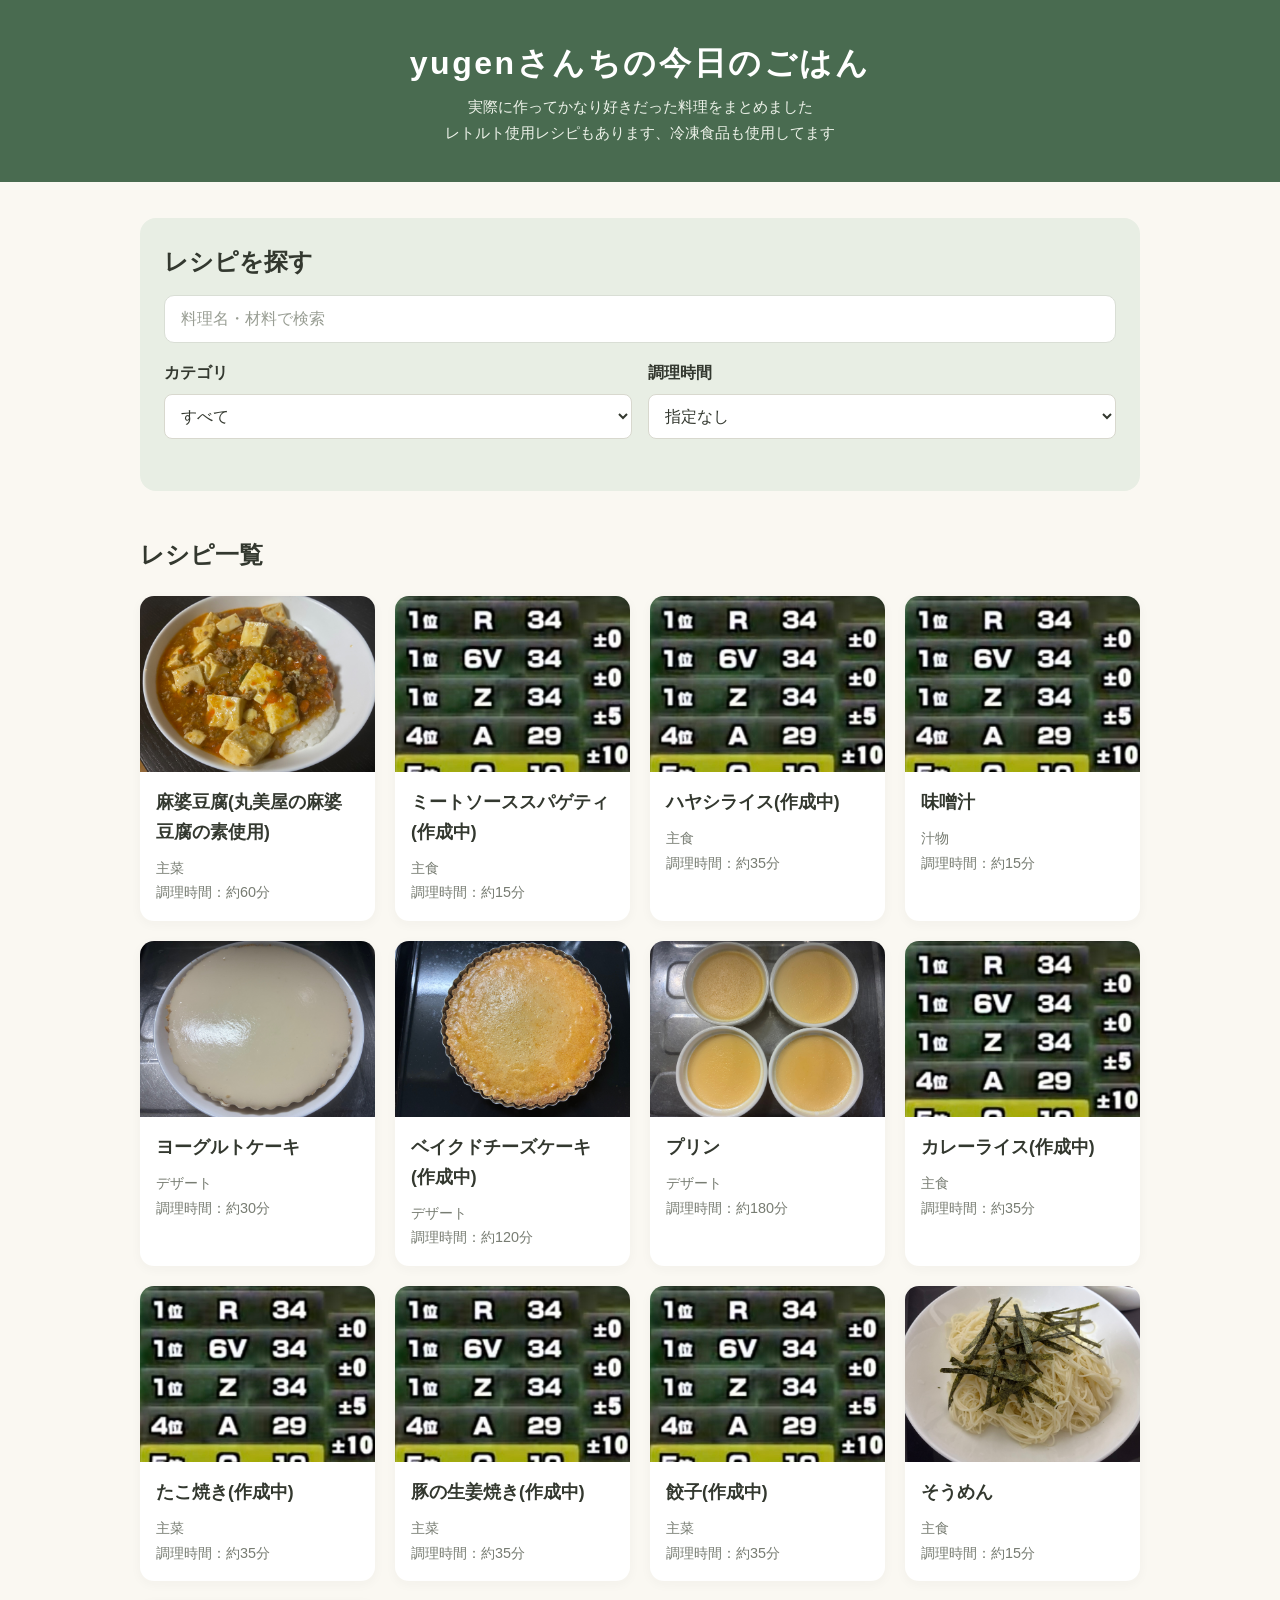
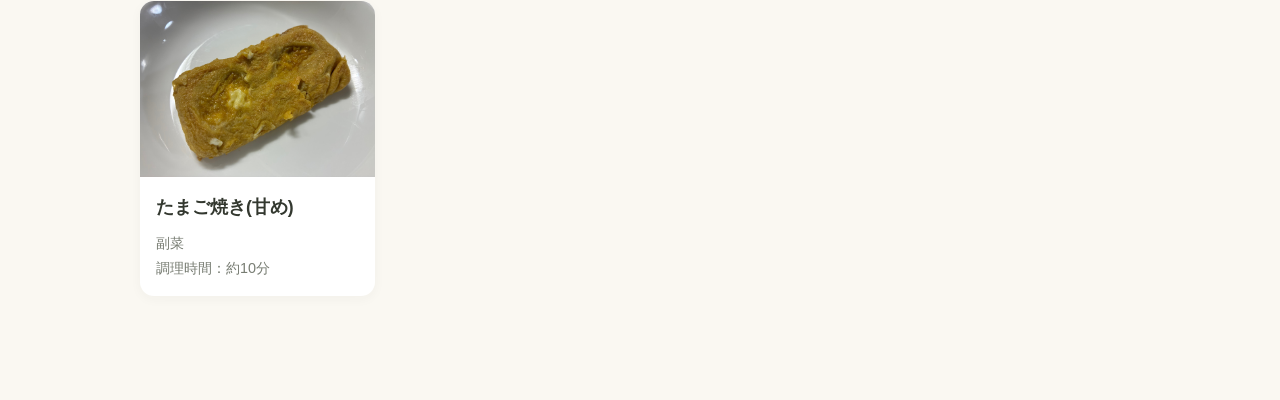
<file: index.html>
<!DOCTYPE html>
<html lang="ja">
<head>
  <meta charset="UTF-8">
  <meta name="viewport" content="width=device-width, initial-scale=1.0">
  <title>yugenさん家の今日のごはん</title>
  <link rel="stylesheet" href="css/style.css">
  <script src="js/recipes.js" defer></script>
  <script src="js/main.js" defer></script>
</head>
<body>
  <header class="site-header">
    <h1>yugenさんちの今日のごはん</h1>
    <p>実際に作ってかなり好きだった料理をまとめました</p>
    <p>レトルト使用レシピもあります、冷凍食品も使用してます</p>
  </header>

  <main>
    <section class="search-section">
      <h2>レシピを探す</h2>

      <input
        id="search-input"
        type="search"
        placeholder="料理名・材料で検索"
      >

      <!-- カテゴリ・調理時間の絞り込み -->
      <div class="filter-controls">
        <div class="filter-item">
          <label for="category-filter">カテゴリ</label>
          <select id="category-filter">
            <option value="">すべて</option>
            <option value="主菜">主菜</option>
            <option value="主食">主食</option>
            <option value="汁物">汁物</option>
            <option value="デザート">デザート</option>
          </select>
        </div>

        <div class="filter-item">
          <label for="time-filter">調理時間</label>
          <select id="time-filter">
            <option value="">指定なし</option>
            <option value="15">15分以内</option>
            <option value="20">20分以内</option>
            <option value="30">30分以内</option>
          </select>
        </div>
      </div>
    </section>

    <section>
      <h2>レシピ一覧</h2>
      <div id="recipe-list" class="recipe-grid"></div>
      <p id="no-results" hidden>レシピが見つかりませんでした。</p>
    </section>
  </main>
</body>
</html>
</file>
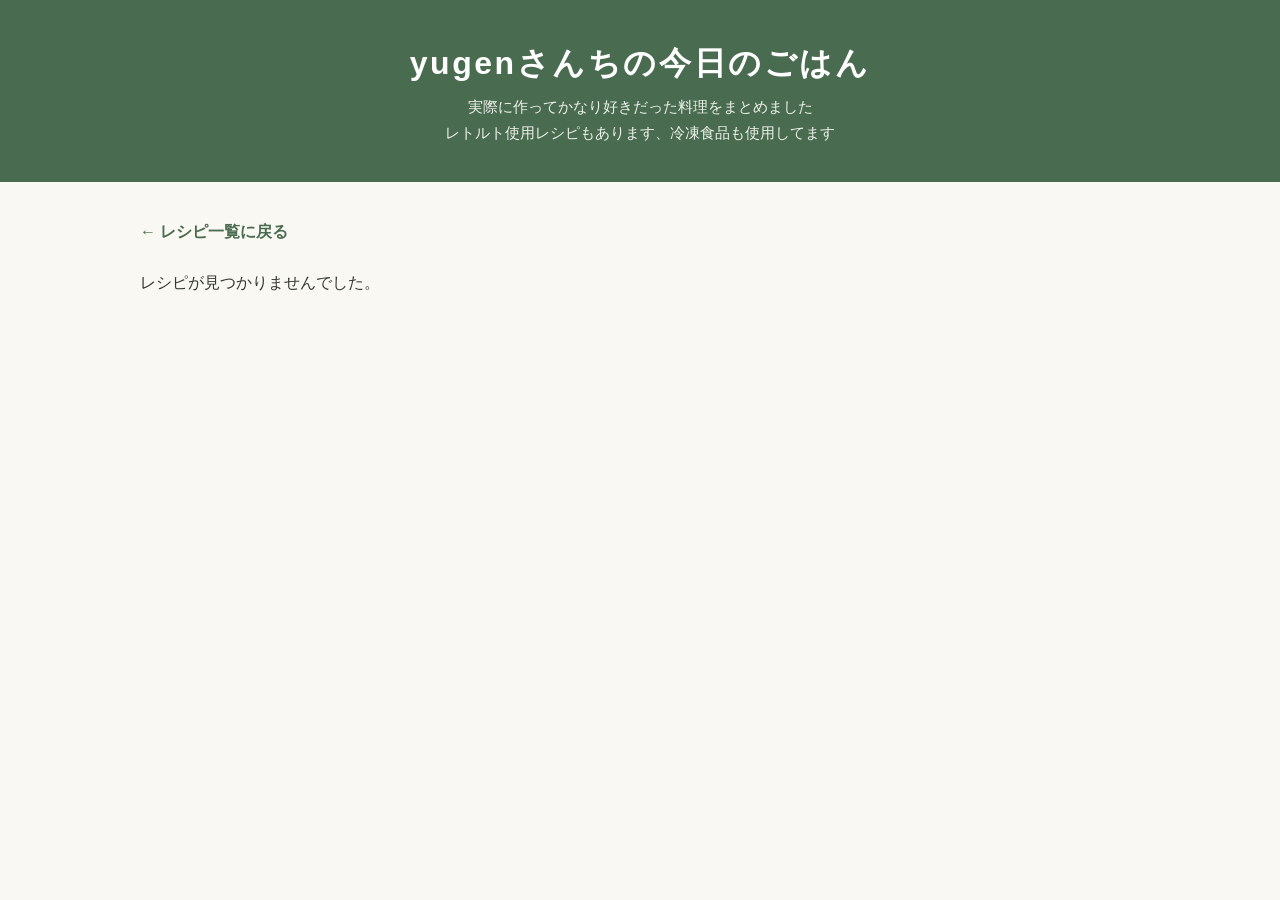
<file: recipe.html>
<!DOCTYPE html>
<html lang="ja">
<head>
  <meta charset="UTF-8">
  <meta name="viewport" content="width=device-width, initial-scale=1.0">
  <title>レシピ詳細 | yugenさんちの今日のごはん</title>
  <link rel="stylesheet" href="css/style.css">
  <script src="js/recipes.js" defer></script>
  <script src="js/recipe-detail.js" defer></script>
</head>
<body>
  <header class="site-header">
    <h1>yugenさんちの今日のごはん</h1>
    <p>実際に作ってかなり好きだった料理をまとめました</p>
    <p>レトルト使用レシピもあります、冷凍食品も使用してます</p>
  </header>

  <main>
    <a class="back-link" href="index.html">← レシピ一覧に戻る</a>

    <div id="recipe-detail">
      <p>レシピを読み込んでいます...</p>
    </div>
  </main>
</body>
</html>
</file>
<file: css/style.css>
/* =========================
   1. 基本設定
========================= */

* {
  box-sizing: border-box;
}

:root {
  --color-bg: #faf8f2;
  --color-main: #496b50;
  --color-accent: #e8eee4;
  --color-text: #33382f;
  --color-subtext: #777c72;
  --color-white: #ffffff;
}

body {
  margin: 0;
  font-family:
    "Noto Sans JP",
    "Yu Gothic",
    "Meiryo",
    sans-serif;
  background-color: var(--color-bg);
  color: var(--color-text);
  line-height: 1.7;
}

h1,
h2,
p {
  margin-top: 0;
}

h2 {
  font-size: 1.5rem;
  margin-bottom: 20px;
}

/* =========================
   2. ヘッダー
========================= */

.site-header {
  padding: 36px 20px;
  text-align: center;
  background-color: var(--color-main);
  color: var(--color-white);
}

.site-header h1 {
  margin-bottom: 4px;
  font-size: 2rem;
  letter-spacing: 0.08em;
}

.site-header p {
  margin-bottom: 0;
  color: #edf2e9;
  font-size: 0.95rem;
}

/* =========================
   3. メインコンテンツ
========================= */

main {
  width: min(100% - 40px, 1000px);
  margin: 0 auto;
  padding: 36px 0 60px;
}

section {
  margin-bottom: 44px;
}

/* =========================
   4. 検索エリア
========================= */

.search-section {
  padding: 24px;
  border-radius: 16px;
  background-color: var(--color-accent);
}

.search-section h2 {
  margin-bottom: 12px;
}

#search-input {
  display: block;
  width: 100%;
  padding: 14px 16px;
  border: 1px solid #d9ded5;
  border-radius: 10px;
  background-color: var(--color-white);
  color: var(--color-text);
  font-size: 1rem;
  outline: none;
}

#search-input:focus {
  border-color: var(--color-main);
  box-shadow: 0 0 0 3px #496b5020;
}

#search-input::placeholder {
  color: #999e94;
}

/* =========================
   5. レシピ一覧
========================= */

.recipe-grid {
  display: grid;
  grid-template-columns: repeat(2, minmax(0, 1fr));
  gap: 24px;
}

.recipe-card {
  overflow: hidden;
  border-radius: 14px;
  background-color: var(--color-white);
  box-shadow: 0 3px 12px #3333330a;
  transition:
    transform 0.2s ease,
    box-shadow 0.2s ease;
}

.recipe-card:hover {
  transform: translateY(-4px);
  box-shadow: 0 8px 20px #33333312;
}

.recipe-card img {
  display: block;
  width: 100%;
  aspect-ratio: 4 / 3;
  object-fit: cover;
}

.recipe-card-content {
  padding: 16px;
}

.recipe-card h3 {
  margin: 0 0 8px;
  font-size: 1.1rem;
}

.recipe-card p {
  margin-bottom: 0;
  color: var(--color-subtext);
  font-size: 0.9rem;
}

#no-results {
  padding: 24px 0;
  text-align: center;
  color: var(--color-subtext);
}

/* =========================
   6. スマートフォン対応
========================= */


/* =========================
   6. 画面サイズ対応
========================= */

/* PC：1行4個 */
.recipe-grid {
  grid-template-columns: repeat(4, minmax(0, 1fr));
  gap: 20px;
}

/* タブレット：1行3個 */
@media (max-width: 900px) {
  .recipe-grid {
    grid-template-columns: repeat(3, minmax(0, 1fr));
    gap: 15px;
  }
}

/* スマホ：1行2個 */
@media (max-width: 600px) {
  .site-header h1 {
    font-size: 1.7rem;
  }

  main {
    width: calc(100% - 28px);
    padding-top: 24px;
  }

  .search-section {
    padding: 18px;
  }

  .recipe-grid {
    grid-template-columns: repeat(2, minmax(0, 1fr));
    gap: 10px;
  }
}



/* =========================
   レシピ詳細ページ
========================= */

.back-link {
  display: inline-block;
  margin-bottom: 24px;
  color: var(--color-main);
  text-decoration: none;
  font-weight: bold;
}

.back-link:hover {
  text-decoration: underline;
}

.detail-image {
  display: block;
  width: 100%;
  max-width: 680px;
  max-height: 440px;
  aspect-ratio: 4 / 3;
  object-fit: cover;
  border-radius: 14px;
  margin: 20px 0;
}

#recipe-detail > p {
  color: var(--color-subtext);
}

.ingredient-list,
.step-list {
  padding: 0;
  margin: 0 0 36px;
}

.ingredient-list {
  list-style: none;
  border-top: 1px solid #e4e3dc;
}

.ingredient-list li {
  padding: 12px 8px;
  border-bottom: 1px solid #e4e3dc;
}

.step-list {
  padding-left: 28px;
}

.step-list li {
  padding: 10px 4px;
  margin-bottom: 8px;
}

.recipe-card {
  display: block;
  color: inherit;
  text-decoration: none;
}

.recipe-card:focus-visible,
.back-link:focus-visible {
  outline: 3px solid var(--color-main);
  outline-offset: 4px;
  border-radius: 4px;
}
/* =========================
   7. 絞り込みエリア
========================= */

.filter-controls {
  display: flex;
  gap: 16px;
  margin: 16px 0 28px;
  flex-wrap: wrap;
}

.filter-item {
  flex: 1;
  min-width: 180px;
}

.filter-item label {
  display: block;
  margin-bottom: 8px;
  font-weight: bold;
  color: var(--color-text);
}

.filter-item select {
  width: 100%;
  padding: 12px;
  border: 1px solid #d8d8ce;
  border-radius: 8px;
  background-color: var(--color-white);
  color: var(--color-text);
  font-size: 16px;
}

.filter-item select:focus-visible {
  outline: 2px solid var(--color-main);
  outline-offset: 2px;
}

/* スマートフォンでは縦に並べる */
@media (max-width: 600px) {
  .filter-controls {
    flex-direction: column;
    gap: 12px;
  }

  .filter-item {
    min-width: 0;
  }
}
</file>
